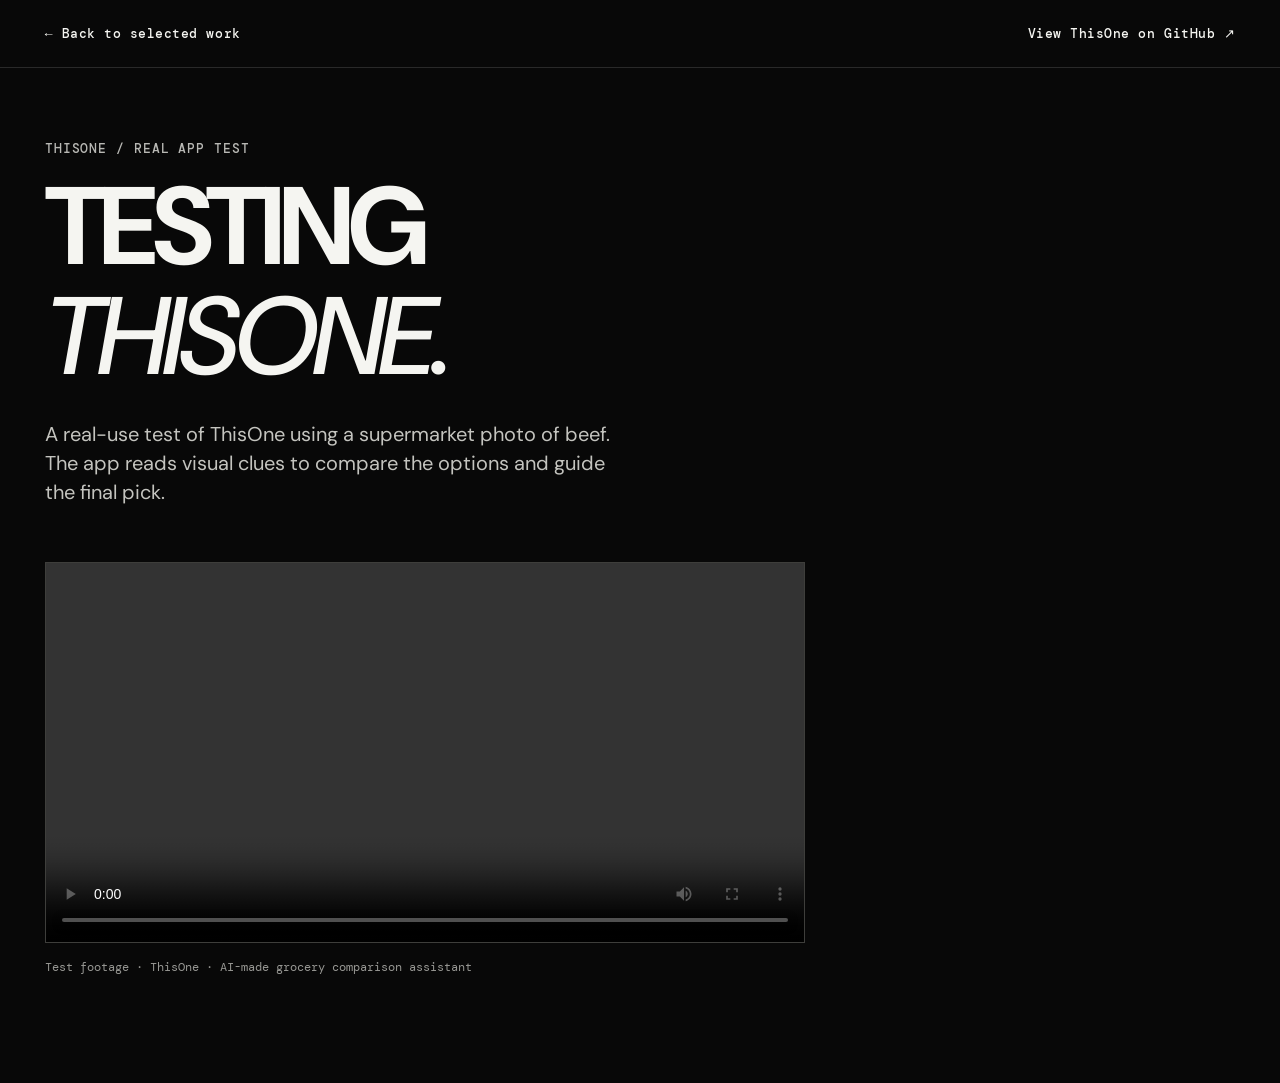
<file: thisone-test.html>
<!doctype html>
<html lang="en">
  <head>
    <meta charset="UTF-8" />
    <meta name="viewport" content="width=device-width, initial-scale=1.0" />
    <meta name="description" content="A live testing video for ThisOne, Yiyi's AI-made grocery comparison app." />
    <title>ThisOne — App Testing Video</title>
    <link rel="preconnect" href="https://fonts.googleapis.com" />
    <link rel="preconnect" href="https://fonts.gstatic.com" crossorigin />
    <link href="https://fonts.googleapis.com/css2?family=DM+Mono:wght@400;500&family=DM+Sans:ital,wght@0,400;0,500;0,600;0,700;1,500&display=swap" rel="stylesheet" />
    <link rel="stylesheet" href="styles.css?v=20260804b" />
  </head>
  <body class="testing-page">
    <header class="testing-header">
      <a href="index.html#work">← Back to selected work</a>
      <a href="https://github.com/jazzending/thisone" target="_blank" rel="noreferrer">View ThisOne on GitHub ↗</a>
    </header>
    <main class="testing-main">
      <p class="testing-kicker">THISONE / REAL APP TEST</p>
      <h1>TESTING<br /><em>THISONE.</em></h1>
      <p class="testing-intro">A real-use test of ThisOne using a supermarket photo of beef. The app reads visual clues to compare the options and guide the final pick.</p>
      <video class="testing-video" controls preload="metadata" playsinline aria-label="ThisOne app testing video with beef">
        <source src="videos/thisone-testing.mp4" type="video/mp4" />
        Your browser does not support this video.
      </video>
      <p class="testing-note">Test footage · ThisOne · AI-made grocery comparison assistant</p>
    </main>
  </body>
</html>
</file>
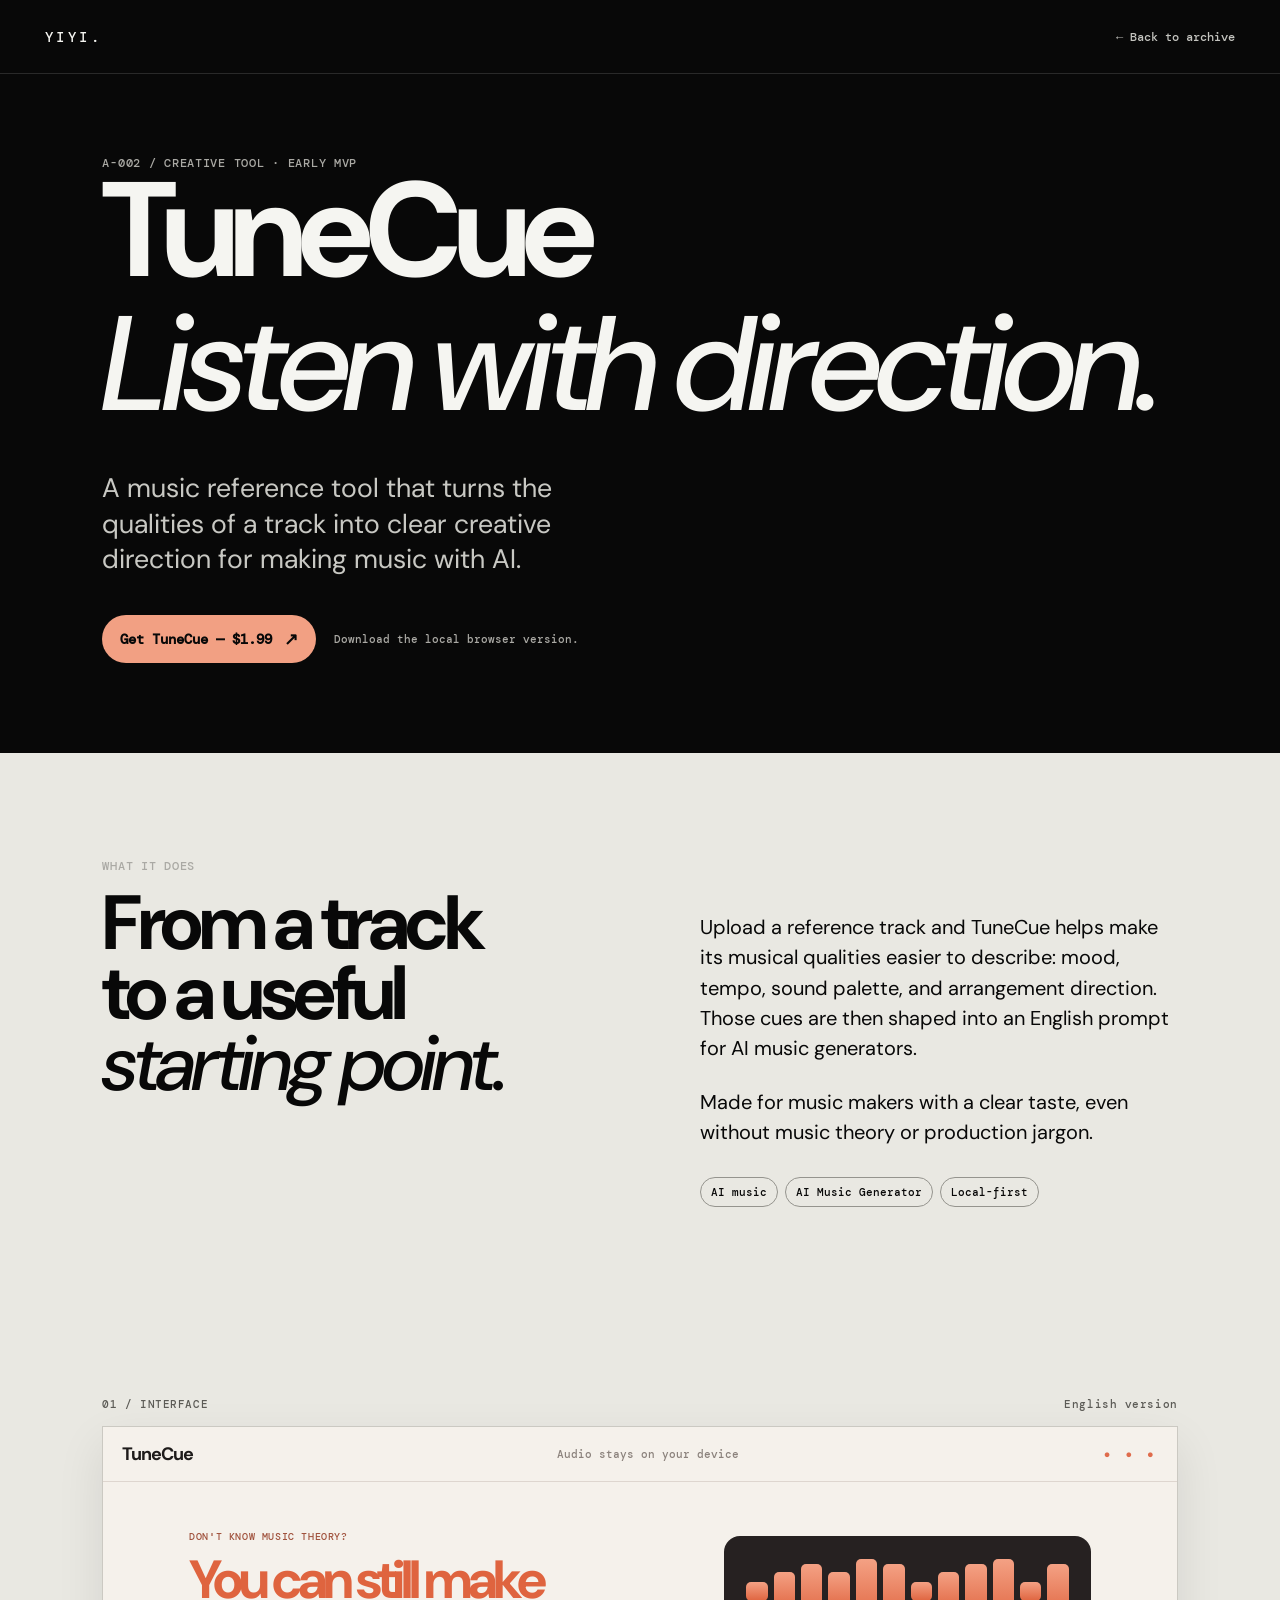
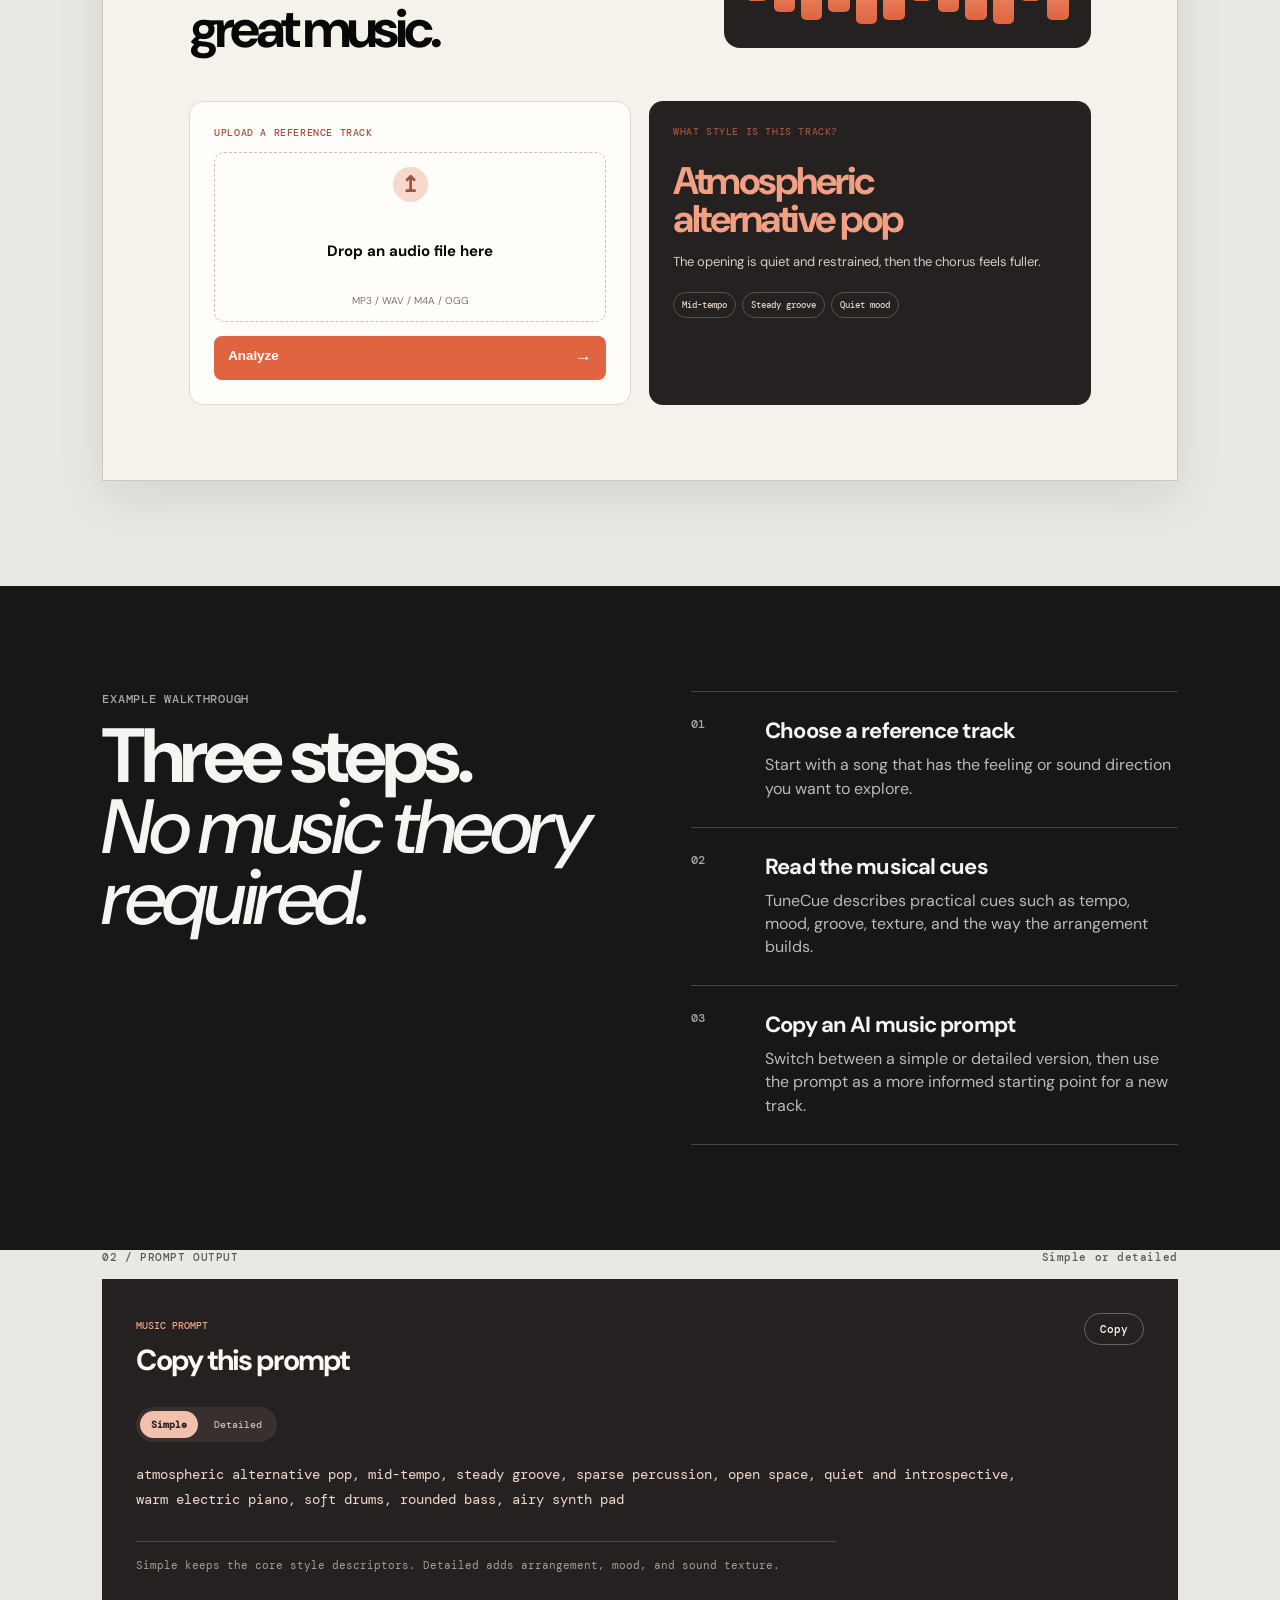
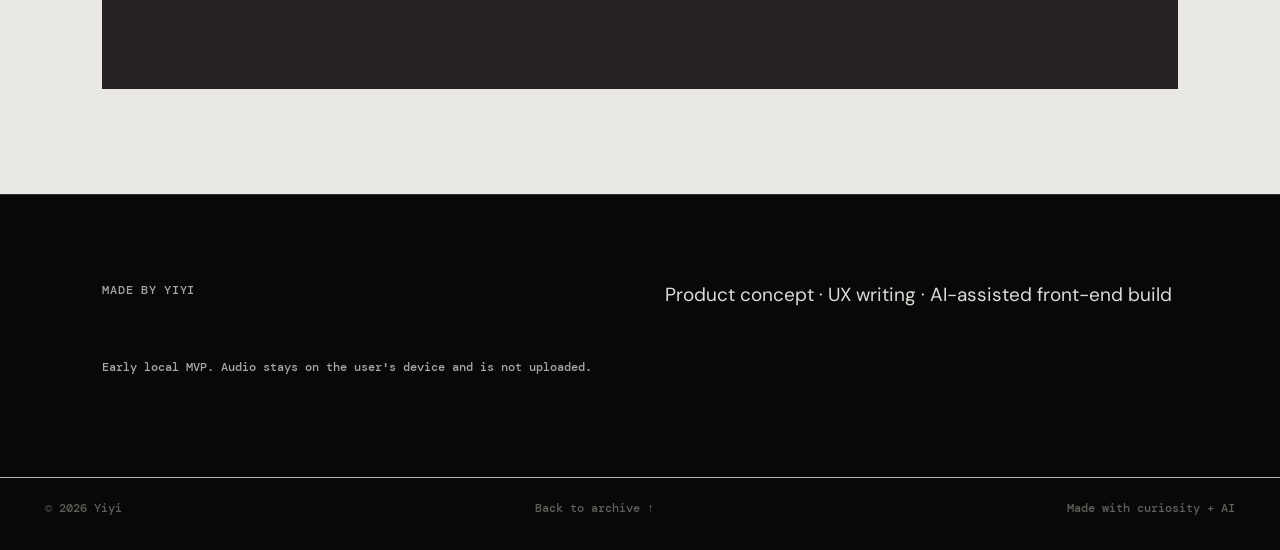
<file: tunecue.html>
<!doctype html>
<html lang="en">
  <head>
    <meta charset="UTF-8" />
    <meta name="viewport" content="width=device-width, initial-scale=1.0" />
    <meta name="description" content="TuneCue: a local AI-assisted music reference tool by Yiyi." />
    <title>TuneCue — Yiyi</title>
    <link rel="preconnect" href="https://fonts.googleapis.com" />
    <link rel="preconnect" href="https://fonts.gstatic.com" crossorigin />
    <link href="https://fonts.googleapis.com/css2?family=DM+Mono:wght@400;500&family=DM+Sans:ital,wght@0,400;0,500;0,600;0,700;1,500&display=swap" rel="stylesheet" />
    <link rel="stylesheet" href="styles.css" />
  </head>
  <body class="detail-page tunecue-page">
    <header class="detail-header">
      <a class="wordmark" href="index.html#work">YIYI<span>.</span></a>
      <a class="back-link" href="index.html#work">← Back to archive</a>
    </header>
    <main>
      <section class="detail-hero">
        <p class="detail-kicker">A-002 / CREATIVE TOOL · EARLY MVP</p>
        <h1>TuneCue<br /><em>Listen with direction.</em></h1>
        <p class="detail-lede">A music reference tool that turns the qualities of a track into clear creative direction for making music with AI.</p>
        <div class="detail-actions">
          <a class="primary-link" href="https://ziyou81.gumroad.com/l/tunecue" target="_blank" rel="noreferrer">Get TuneCue — $1.99 <span>↗</span></a>
          <span>Download the local browser version.</span>
        </div>
      </section>
      <section class="tunecue-intro detail-grid-section">
        <div>
          <p class="detail-label">WHAT IT DOES</p>
          <h2>From a track<br />to a useful <em>starting point.</em></h2>
        </div>
        <div class="detail-body">
          <p>Upload a reference track and TuneCue helps make its musical qualities easier to describe: mood, tempo, sound palette, and arrangement direction. Those cues are then shaped into an English prompt for AI music generators.</p>
          <p>Made for music makers with a clear taste, even without music theory or production jargon.</p>
          <div class="detail-tags"><span>AI music</span><span>AI Music Generator</span><span>Local-first</span></div>
        </div>
      </section>
      <section class="tunecue-showcase" aria-label="TuneCue interface overview">
        <div class="showcase-label"><span>01 / INTERFACE</span><span>English version</span></div>
        <div class="tunecue-product-window" aria-label="TuneCue English interface preview">
          <div class="tunecue-window-bar"><strong>TuneCue</strong><span>Audio stays on your device</span><i>● ● ●</i></div>
          <div class="tunecue-window-hero"><div><p>DON'T KNOW MUSIC THEORY?</p><h3>You can still make<br />great music.</h3></div><div class="tunecue-wave"><i></i><i></i><i></i><i></i><i></i><i></i><i></i><i></i><i></i><i></i><i></i><i></i></div></div>
          <div class="tunecue-app-grid">
            <div class="tunecue-upload-card"><p>UPLOAD A REFERENCE TRACK</p><div class="tunecue-drop"><b>↥</b><strong>Drop an audio file here</strong><span>MP3 / WAV / M4A / OGG</span></div><button>Analyze <span>→</span></button></div>
            <div class="tunecue-result-card"><p>WHAT STYLE IS THIS TRACK?</p><h3>Atmospheric<br />alternative pop</h3><span>The opening is quiet and restrained, then the chorus feels fuller.</span><div><b>Mid-tempo</b><b>Steady groove</b><b>Quiet mood</b></div></div>
          </div>
        </div>
      </section>
      <section class="tunecue-walkthrough">
        <div class="walkthrough-heading">
          <p class="detail-label">EXAMPLE WALKTHROUGH</p>
          <h2>Three steps.<br /><em>No music theory required.</em></h2>
        </div>
        <ol class="walkthrough-steps">
          <li><span>01</span><div><h3>Choose a reference track</h3><p>Start with a song that has the feeling or sound direction you want to explore.</p></div></li>
          <li><span>02</span><div><h3>Read the musical cues</h3><p>TuneCue describes practical cues such as tempo, mood, groove, texture, and the way the arrangement builds.</p></div></li>
          <li><span>03</span><div><h3>Copy an AI music prompt</h3><p>Switch between a simple or detailed version, then use the prompt as a more informed starting point for a new track.</p></div></li>
        </ol>
      </section>
      <section class="tunecue-prompt-showcase">
        <div class="showcase-label"><span>02 / PROMPT OUTPUT</span><span>Simple or detailed</span></div>
        <div class="tunecue-prompt-preview" aria-label="TuneCue prompt output preview">
          <div><span>MUSIC PROMPT</span><h3>Copy this prompt</h3></div><button>Copy</button>
          <p class="prompt-toggle"><b>Simple</b><span>Detailed</span></p>
          <pre>atmospheric alternative pop, mid-tempo, steady groove, sparse percussion, open space, quiet and introspective, warm electric piano, soft drums, rounded bass, airy synth pad</pre>
          <small>Simple keeps the core style descriptors. Detailed adds arrangement, mood, and sound texture.</small>
        </div>
      </section>
      <section class="detail-credits">
        <p class="detail-label">MADE BY YIYI</p>
        <p>Product concept · UX writing · AI-assisted front-end build</p>
        <p class="detail-note">Early local MVP. Audio stays on the user's device and is not uploaded.</p>
      </section>
    </main>
    <footer>
      <p>© <span id="year"></span> Yiyi</p><a href="index.html#work">Back to archive ↑</a><p>Made with curiosity + AI</p>
    </footer>
    <script>document.querySelector("#year").textContent = new Date().getFullYear();</script>
  </body>
</html>
</file>
<file: styles.css>
:root { --black:#080808; --paper:#e9e8e2; --white:#f5f5f1; --line:#b8b7b1; --muted:#686864; }
* { box-sizing:border-box; }
html { scroll-behavior:smooth; }
body { margin:0; color:var(--black); background:var(--paper); font-family:"DM Sans",sans-serif; }
a { color:inherit; }

.hero { min-height:100svh; position:relative; overflow:hidden; color:var(--white); background:var(--black); }
.site-header { height:74px; display:flex; align-items:center; justify-content:space-between; padding:0 3.5vw; border-bottom:1px solid #292929; }
.wordmark { color:var(--white); font:500 14px "DM Mono",monospace; letter-spacing:.24em; text-decoration:none; }
.wordmark span { margin-left:1px; }
nav { display:flex; gap:28px; }
nav a { color:#c4c4bf; font:500 12px "DM Mono",monospace; letter-spacing:.04em; text-decoration:none; }
nav a:hover { color:var(--white); }
.hero-content { min-height:calc(100svh - 74px); display:flex; flex-direction:column; justify-content:space-between; padding:7vh 3.5vw 4vh; }
.hero-kicker,.kicker { margin:0; font:500 13px "DM Mono",monospace; letter-spacing:.07em; }
.hero-kicker { color:#b8b8b4; }
h1,h2,h3,p { margin-top:0; }
h1 { margin:0; color:var(--white); font-size:clamp(74px,12.8vw,205px); font-weight:700; letter-spacing:-.06em; line-height:.9; text-wrap:balance; }
h1 em { display:inline-block; margin-top:.1em; font-family:"DM Sans",sans-serif; font-style:italic; font-weight:500; letter-spacing:-.045em; }
.hero-detail { display:grid; grid-template-columns:minmax(280px,390px) 1fr; align-items:end; gap:55px; max-width:980px; }
.hero-detail p { margin:0; color:#c4c4bf; font-size:20px; line-height:1.38; }
.hero-detail a { width:max-content; color:var(--white); border-bottom:1px solid #777; padding-bottom:9px; font:500 13px "DM Mono",monospace; letter-spacing:.04em; text-decoration:none; }
.hero-detail a:hover { border-color:var(--white); }
.hero-detail a span { margin-left:10px; font-size:17px; }

.archive { max-width:1480px; margin:auto; padding:110px 3.5vw 96px; }
.archive-heading { display:flex; align-items:end; justify-content:space-between; gap:40px; margin-bottom:74px; }
.archive-heading .kicker,.about .kicker,.contact .kicker { color:var(--muted); }
.archive h2,.about h2,.contact h2 { margin:16px 0 0; font-size:clamp(52px,7.2vw,112px); font-weight:700; letter-spacing:-.06em; line-height:.9; text-wrap:balance; }
h2 em { font-style:italic; font-weight:500; letter-spacing:-.045em; }
.archive-note { max-width:290px; margin:0; color:#555550; font:400 15px/1.5 "DM Mono",monospace; }
.project-list { display:grid; grid-template-columns:repeat(12,minmax(0,1fr)); column-gap:28px; row-gap:84px; }
.project { display:flex; flex-direction:column; grid-column:span 6; min-width:0; border-top:1px solid var(--black); padding-top:11px; }
.project:nth-child(1) { grid-column:span 7; }
.project:nth-child(2) { grid-column:span 5; margin:0; }
.project:nth-child(3) { grid-column:span 5; }
.project:nth-child(4) { grid-column:span 7; margin:0; }
.project-index { display:flex; order:2; align-items:baseline; justify-content:space-between; gap:18px; margin-top:14px; color:#555550; font:500 12px "DM Mono",monospace; letter-spacing:.04em; }
.project-index span:last-child { text-align:right; font-size:11px; }
.project-image { order:1; min-height:0; aspect-ratio:4 / 3; overflow:hidden; background:#d7d6d0; }
.project-image img { display:block; width:100%; height:100%; object-fit:cover; transition:transform .55s ease; }
.project:hover .project-image > img { transform:scale(1.025); }
.thisone-preview { aspect-ratio:16 / 9; background:#f1f7f7; }
.thisone-preview img,.project:hover .thisone-preview img { object-fit:contain; transform:none; }
.soft-pause-preview { aspect-ratio:16 / 10; border:1px solid #c7c6c0; background:#f0f1f4; }
.soft-pause-preview img,.project:hover .soft-pause-preview img { object-fit:contain; transform:none; }
.lighthouse-preview { aspect-ratio:3 / 2; background:#f5f1eb; }
.lighthouse-preview img,.project:hover .lighthouse-preview img { object-fit:contain; transform:none; }
.tunecue-preview { aspect-ratio:16 / 10; background:#f5f1eb; }
.tunecue-mini { display:flex; flex-direction:column; width:100%; height:100%; padding:18px; color:#1d1918; background:#f5f1eb; }
.tunecue-sample-card { display:flex; flex:1; flex-direction:column; justify-content:center; padding:clamp(18px,3vw,34px); border-radius:22px; color:#fff9f3; background:#1c1818; box-shadow:0 14px 28px rgba(36,25,20,.16); transform:rotate(1deg); }
.tunecue-sample-top { display:flex; align-items:center; justify-content:space-between; color:#c8bab3; font:500 10px "DM Mono",monospace; }.tunecue-sample-top b { border-radius:99px; padding:7px 10px; color:#f4a68e; background:#443b39; font:500 9px "DM Mono",monospace; }
.tunecue-sample-wave { display:flex; align-items:center; gap:5px; height:clamp(54px,7vw,86px); margin:clamp(16px,2vw,26px) 0; }.tunecue-sample-wave i { flex:1; height:30%; border-radius:7px; background:linear-gradient(#e5977b,#cd5030); }.tunecue-sample-wave i:nth-child(2n) { height:52%; }.tunecue-sample-wave i:nth-child(3n) { height:77%; }.tunecue-sample-wave i:nth-child(5n) { height:96%; }.tunecue-sample-wave i:nth-child(7n) { height:65%; }
.tunecue-sample-copy { margin-top:0; }.tunecue-sample-copy strong { display:block; font-size:clamp(21px,2.6vw,35px); line-height:1; letter-spacing:-.06em; }.tunecue-sample-copy p { margin:7px 0 13px; color:#f1ded4; font-size:clamp(12px,1.55vw,18px); line-height:1.15; letter-spacing:-.035em; }.tunecue-sample-copy small { color:#ceb9af; font-size:10px; }
.project-copy { order:3; max-width:560px; padding-top:20px; }
.project h3 { max-width:620px; margin:0 0 10px; font-size:clamp(29px,3.2vw,50px); font-weight:600; letter-spacing:-.05em; line-height:1; text-wrap:balance; }
.project-subtitle { margin-bottom:18px; color:#555550; font:400 13px "DM Mono",monospace; }
.project-description { max-width:42ch; margin:0 0 17px; font-size:17px; line-height:1.48; }
.project-role { margin:0; color:#62625d; font-size:14px; line-height:1.4; }
.tags { display:flex; flex-wrap:wrap; gap:6px; margin:17px 0 22px; }
.tags span { border:1px solid #9e9d97; border-radius:100px; padding:6px 8px; font:500 10px "DM Mono",monospace; }
.project-link { border-bottom:1px solid #777; padding-bottom:4px; font-size:14px; font-weight:600; text-decoration:none; }
.project-link:hover { border-color:var(--black); }
.project-link span { margin-left:5px; }
.project-language-link,.project-testing-link { display:table; width:max-content; margin-top:15px; }
.is-muted { color:#777; cursor:default; }
.album-cover { background:#101010; padding:15px; }
.music-player { display:flex; flex-direction:column; width:100%; height:100%; min-height:0; padding:20px; color:#efefea; background:#1a1a1a; border:1px solid #3b3b3b; }
.player-top { display:flex; justify-content:space-between; color:#aaa9a4; font:500 10px "DM Mono",monospace; letter-spacing:.08em; }
.player-main { display:grid; grid-template-columns:minmax(0,1fr) minmax(135px,.82fr); gap:22px; align-items:center; flex:1; min-height:0; padding-top:18px; }
.album-art { width:100%; aspect-ratio:1; overflow:hidden; box-shadow:0 12px 24px rgba(0,0,0,.32); }
.album-art img { display:block; width:100%; height:100%; min-height:0; object-fit:cover; transform:none; }
.player-details { min-width:0; }
.player-title { margin:0 0 8px; color:#f4f4ef; font-size:clamp(18px,2.1vw,28px); font-weight:600; letter-spacing:-.04em; line-height:1.05; }
.player-artist { margin:0; color:#aaa9a4; font-size:12px; }
.player-progress { height:2px; margin:28px 0 18px; background:#4e4e4b; }
.player-progress span { display:block; width:42%; height:100%; background:#efefea; }
.player-controls { display:flex; align-items:center; gap:18px; color:#c5c5c0; font:500 18px "DM Mono",monospace; }
.player-controls b { display:grid; width:34px; height:34px; place-items:center; border:1px solid #deded8; border-radius:50%; color:#f4f4ef; font-size:13px; }
.coming-soon { position:relative; display:flex; align-items:center; justify-content:center; width:100%; height:100%; background:repeating-linear-gradient(135deg,#deddd7 0 1px,#ecebe5 1px 14px); overflow:hidden; }
.coming-soon span { position:relative; z-index:1; font:500 clamp(30px,5vw,60px)/.78 "DM Mono",monospace; letter-spacing:-.08em; }
.coming-soon i { position:absolute; width:80%; height:1px; background:#1a1a1a; transform:rotate(-35deg); }

.about { padding:105px 8vw; color:var(--white); background:var(--black); }
.about .kicker { color:#9a9a96; }
.about-layout { display:grid; grid-template-columns:1.1fr .9fr; gap:70px; margin-top:10px; }
.about h2 { max-width:720px; }
.about-layout > div { max-width:500px; color:#c0c0bb; font-size:18px; line-height:1.6; }
.about-layout > div p { margin-bottom:28px; }
.inline-link { color:var(--white); border-bottom:1px solid #777; padding-bottom:4px; font:500 14px "DM Mono",monospace; text-decoration:none; }
.inline-link:hover { border-color:var(--white); }
.contact { padding:105px 8vw 115px; }
.contact h2 { max-width:920px; margin-bottom:46px; }
.email { border-bottom:2px solid var(--black); font-size:clamp(22px,3.1vw,46px); font-weight:600; letter-spacing:-.04em; text-decoration:none; }
footer { display:flex; justify-content:space-between; max-width:1640px; margin:auto; padding:22px 3.5vw; border-top:1px solid var(--line); color:#60605b; font:500 12px "DM Mono",monospace; }
footer a { text-decoration:none; }
footer a:hover { color:var(--black); }

.testing-page { min-height:100svh; color:var(--white); background:var(--black); }
.testing-header { display:flex; align-items:center; justify-content:space-between; padding:25px 3.5vw; border-bottom:1px solid #292929; }
.testing-header a { color:var(--white); font:500 13px "DM Mono",monospace; letter-spacing:.04em; text-decoration:none; }
.testing-header a:hover { color:#c4c4bf; }
.testing-main { max-width:1320px; margin:0 auto; padding:8vh 3.5vw 12vh; }
.testing-kicker { margin:0 0 20px; color:#b8b8b4; font:500 13px "DM Mono",monospace; letter-spacing:.07em; }
.testing-main h1 { max-width:930px; font-size:clamp(54px,8.6vw,130px); }
.testing-intro { max-width:580px; margin:34px 0 55px; color:#c4c4bf; font-size:20px; line-height:1.45; }
.testing-video { display:block; width:min(100%,760px); max-height:62svh; border:1px solid #3e3e3b; background:#151515; }
.testing-note { margin:16px 0 0; color:#989894; font:400 12px "DM Mono",monospace; }

.detail-page { min-height:100svh; color:var(--white); background:var(--black); }
.detail-header { display:flex; align-items:center; justify-content:space-between; height:74px; padding:0 3.5vw; border-bottom:1px solid #292929; }
.back-link { color:#c4c4bf; font:500 12px "DM Mono",monospace; text-decoration:none; }
.back-link:hover { color:var(--white); }
.detail-hero { max-width:1640px; min-height:70svh; margin:auto; padding:9vh 8vw 10vh; display:flex; flex-direction:column; justify-content:space-between; }
.detail-kicker,.detail-label { margin:0; color:#aaa9a4; font:500 12px "DM Mono",monospace; letter-spacing:.06em; }
.detail-hero h1 { max-width:1120px; font-size:clamp(64px,10.5vw,168px); }
.detail-lede { max-width:540px; margin:44px 0 0; color:#c8c8c3; font-size:clamp(19px,2.1vw,29px); line-height:1.32; }
.detail-actions { display:flex; align-items:center; flex-wrap:wrap; gap:18px; margin-top:38px; }
.primary-link { display:inline-flex; align-items:center; gap:12px; border-radius:999px; padding:13px 18px; color:var(--black); background:#f2a083; font:600 14px "DM Mono",monospace; text-decoration:none; }
.primary-link:hover { background:#f7b39b; }
.primary-link span { font-size:17px; }
.detail-actions > span { color:#aaa9a4; font:500 11px "DM Mono",monospace; }
.detail-grid-section { display:grid; grid-template-columns:1.05fr .95fr; gap:70px; padding:105px 8vw; color:var(--black); background:var(--paper); }
.detail-grid-section h2,.tunecue-walkthrough h2 { margin:14px 0 0; font-size:clamp(44px,6vw,90px); font-weight:700; letter-spacing:-.06em; line-height:.92; }
.detail-body { max-width:540px; padding-top:54px; font-size:20px; line-height:1.52; }
.detail-body p { margin-bottom:23px; }
.detail-tags { display:flex; flex-wrap:wrap; gap:7px; margin-top:30px; }
.detail-tags span { border:1px solid #95948e; border-radius:100px; padding:7px 10px; font:500 11px "DM Mono",monospace; }
.tunecue-showcase,.tunecue-prompt-showcase { padding:85px 8vw 105px; color:var(--black); background:var(--paper); }
.showcase-label { display:flex; justify-content:space-between; gap:20px; margin-bottom:15px; color:#5c5b56; font:500 11px "DM Mono",monospace; letter-spacing:.05em; }
.tunecue-product-window { overflow:hidden; border:1px solid #cbc9c2; background:#f5f1eb; box-shadow:0 18px 45px rgba(20,20,18,.09); }
.tunecue-window-bar { display:flex; align-items:center; justify-content:space-between; padding:15px 19px; border-bottom:1px solid #ded6cf; font:500 11px "DM Mono",monospace; }.tunecue-window-bar strong { color:#1e1b1a; font:700 18px "DM Sans",sans-serif; letter-spacing:-.06em; }.tunecue-window-bar span { color:#8b827c; }.tunecue-window-bar i { color:#df6c4c; font-style:normal; letter-spacing:4px; }
.tunecue-window-hero { display:grid; grid-template-columns:1fr .74fr; gap:40px; align-items:center; padding:48px 8%; background:#f5f1eb; }.tunecue-window-hero p,.tunecue-upload-card > p,.tunecue-result-card > p { margin:0 0 13px; color:#a0523d; font:500 10px "DM Mono",monospace; letter-spacing:.06em; }.tunecue-window-hero h3 { margin:0; font-size:clamp(34px,4.2vw,66px); letter-spacing:-.075em; line-height:.9; }.tunecue-window-hero h3::first-line { color:#df643f; }.tunecue-wave { display:flex; align-items:center; gap:6px; height:112px; padding:22px; border-radius:16px; background:#262121; }.tunecue-wave i { flex:1; height:28%; border-radius:5px; background:linear-gradient(#f4a184,#df643f); }.tunecue-wave i:nth-child(2n) { height:58%; }.tunecue-wave i:nth-child(3n) { height:82%; }.tunecue-wave i:nth-child(5n) { height:96%; }
.tunecue-app-grid { display:grid; grid-template-columns:1fr 1fr; gap:18px; padding:0 8% 7%; }.tunecue-upload-card,.tunecue-result-card { padding:24px; border-radius:14px; }.tunecue-upload-card { border:1px solid #ded6cf; background:#fffdfa; }.tunecue-drop { display:grid; place-items:center; min-height:170px; border:1px dashed #cdbdb2; border-radius:10px; text-align:center; }.tunecue-drop b { display:grid; place-items:center; width:35px; height:35px; border-radius:50%; color:#a0523d; background:#f6d8cc; font-size:22px; }.tunecue-drop strong { margin:11px 0 5px; font-size:15px; }.tunecue-drop span { color:#7d746e; font-size:10px; }.tunecue-upload-card button { width:100%; margin-top:14px; border:0; border-radius:8px; padding:12px 14px; color:#fff; background:#df643f; font-weight:700; text-align:left; }.tunecue-upload-card button span { float:right; font-size:17px; }.tunecue-result-card { color:#fff9f4; background:#262121; }.tunecue-result-card h3 { margin:25px 0 12px; color:#f2a083; font-size:clamp(25px,3vw,41px); line-height:.98; letter-spacing:-.065em; }.tunecue-result-card > span { color:#d8ccc5; font-size:13px; line-height:1.45; }.tunecue-result-card > div { display:flex; gap:6px; margin-top:20px; }.tunecue-result-card b { border:1px solid #5a504c; border-radius:99px; padding:6px 8px; color:#ddcfc7; font:500 9px "DM Mono",monospace; }
.tunecue-walkthrough { display:grid; grid-template-columns:1fr 1fr; gap:8vw; padding:105px 8vw; background:#171717; }
.tunecue-walkthrough .detail-label { color:#aaa9a4; }
.tunecue-walkthrough h2 { color:var(--white); }
.walkthrough-steps { margin:0; padding:0; list-style:none; border-top:1px solid #454545; }
.walkthrough-steps li { display:grid; grid-template-columns:58px 1fr; gap:16px; padding:24px 0 27px; border-bottom:1px solid #454545; }
.walkthrough-steps span { color:#a8a8a2; font:500 12px "DM Mono",monospace; }
.walkthrough-steps h3 { margin:0 0 8px; color:var(--white); font-size:22px; letter-spacing:-.04em; }
.walkthrough-steps p { max-width:440px; margin:0; color:#bab9b4; font-size:16px; line-height:1.45; }
.tunecue-prompt-showcase { padding-top:0; }
.tunecue-prompt-preview { position:relative; min-height:410px; padding:34px; overflow:hidden; color:#fff8f2; background:#262121; }.tunecue-prompt-preview > div span { color:#f2a083; font:500 10px "DM Mono",monospace; }.tunecue-prompt-preview h3 { margin:7px 0 0; font-size:29px; letter-spacing:-.06em; }.tunecue-prompt-preview > button { position:absolute; top:34px; right:34px; border:1px solid #6a5f5a; border-radius:99px; padding:8px 15px; color:#fff8f2; background:transparent; font:500 11px "DM Mono",monospace; }.prompt-toggle { display:inline-flex; gap:5px; margin:28px 0 20px; padding:4px; border-radius:99px; background:#37302e; font:500 10px "DM Mono",monospace; }.prompt-toggle b,.prompt-toggle span { padding:7px 11px; border-radius:99px; }.prompt-toggle b { color:#2a2220; background:#f3c0ad; }.prompt-toggle span { color:#c7bab2; }.tunecue-prompt-preview pre { max-width:900px; margin:0 0 29px; white-space:pre-wrap; color:#ecd8ce; font:14px/1.8 "DM Mono",monospace; }.tunecue-prompt-preview small { display:block; max-width:700px; padding-top:15px; border-top:1px solid #514744; color:#a99b94; font:11px/1.5 "DM Mono",monospace; }
.detail-credits { display:grid; grid-template-columns:1fr 1fr; gap:50px; padding:86px 8vw 100px; border-top:1px solid #303030; }
.detail-credits > p { margin:0; color:#dbdbd6; font-size:19px; line-height:1.45; }
.detail-credits .detail-label,.detail-credits .detail-note { color:#a8a8a2; font:500 12px/1.55 "DM Mono",monospace; }

@media (max-width:760px) {
  .hero { min-height:680px; }
  .site-header { height:64px; padding:0 22px; }
  nav { gap:15px; }
  .hero-content { min-height:calc(680px - 64px); padding:8vh 22px 28px; }
  h1 { font-size:clamp(68px,17vw,126px); letter-spacing:-.055em; line-height:.9; }
  .hero-detail { display:block; max-width:300px; }
  .hero-detail a { display:inline-block; margin-top:23px; }
  .archive { padding:76px 22px 58px; }
  .archive-heading { display:block; margin-bottom:48px; }
  .archive h2,.about h2,.contact h2 { font-size:clamp(52px,14vw,84px); line-height:.92; }
  .archive-note { margin-top:28px; }
  .project-list { display:block; }
  .project,.project:nth-child(1),.project:nth-child(2),.project:nth-child(3),.project:nth-child(4) { display:flex; margin:0 0 72px; }
  .project-image { aspect-ratio:4 / 3; }
  .thisone-preview { aspect-ratio:16 / 9; }
  .soft-pause-preview { aspect-ratio:16 / 10; }
  .lighthouse-preview { aspect-ratio:3 / 2; }
  .tunecue-preview { aspect-ratio:16 / 10; }
  .tunecue-mini { padding:13px; }
  .tunecue-sample-card { padding:18px; border-radius:16px; transform:none; }
  .tunecue-sample-top { font-size:9px; }
  .tunecue-sample-wave { height:52px; margin:14px 0; }
  .tunecue-sample-copy p { margin-bottom:10px; }
  .project-index { margin-top:12px; }
  .project-copy { padding-top:18px; }
  .project h3 { font-size:34px; }
  .project-description { font-size:16px; }
  .about,.contact { padding:76px 22px; }
  .about-layout { grid-template-columns:1fr; gap:35px; }
  .about-layout > div { font-size:17px; line-height:1.55; }
  footer { padding:19px 22px; gap:10px; font-size:11px; }
  .testing-header { padding:21px 22px; }
  .testing-main { padding:70px 22px 86px; }
  .testing-main h1 { font-size:clamp(52px,14vw,82px); }
  .testing-intro { margin:26px 0 34px; font-size:17px; }
  .testing-video { width:100%; max-height:none; }
  .detail-header { height:64px; padding:0 22px; }
  .detail-hero { min-height:590px; padding:75px 22px 65px; }
  .detail-hero h1 { font-size:clamp(53px,14vw,82px); }
  .detail-lede { margin-top:30px; font-size:18px; }
  .detail-actions { align-items:flex-start; flex-direction:column; gap:13px; margin-top:28px; }
  .detail-grid-section,.tunecue-walkthrough { grid-template-columns:1fr; gap:42px; padding:76px 22px; }
  .detail-body { padding-top:0; font-size:17px; }
  .tunecue-showcase,.tunecue-prompt-showcase { padding:65px 22px 76px; }
  .tunecue-prompt-showcase { padding-top:0; }
  .tunecue-window-hero,.tunecue-app-grid { grid-template-columns:1fr; gap:22px; padding-left:22px; padding-right:22px; }
  .tunecue-window-hero { padding-top:36px; padding-bottom:36px; }
  .tunecue-app-grid { padding-bottom:22px; }
  .tunecue-window-bar { padding:13px 14px; }.tunecue-window-bar span { display:none; }
  .tunecue-result-card > div { flex-wrap:wrap; }
  .tunecue-prompt-preview { min-height:0; padding:22px; }.tunecue-prompt-preview h3 { font-size:24px; }.tunecue-prompt-preview > button { top:22px; right:22px; }.tunecue-prompt-preview pre { font-size:12px; }
  .walkthrough-steps li { grid-template-columns:42px 1fr; }
  .walkthrough-steps h3 { font-size:19px; }
  .walkthrough-steps p { font-size:15px; }
  .detail-credits { grid-template-columns:1fr; gap:20px; padding:65px 22px 76px; }
  .detail-credits > p { font-size:17px; }
}
</file>
